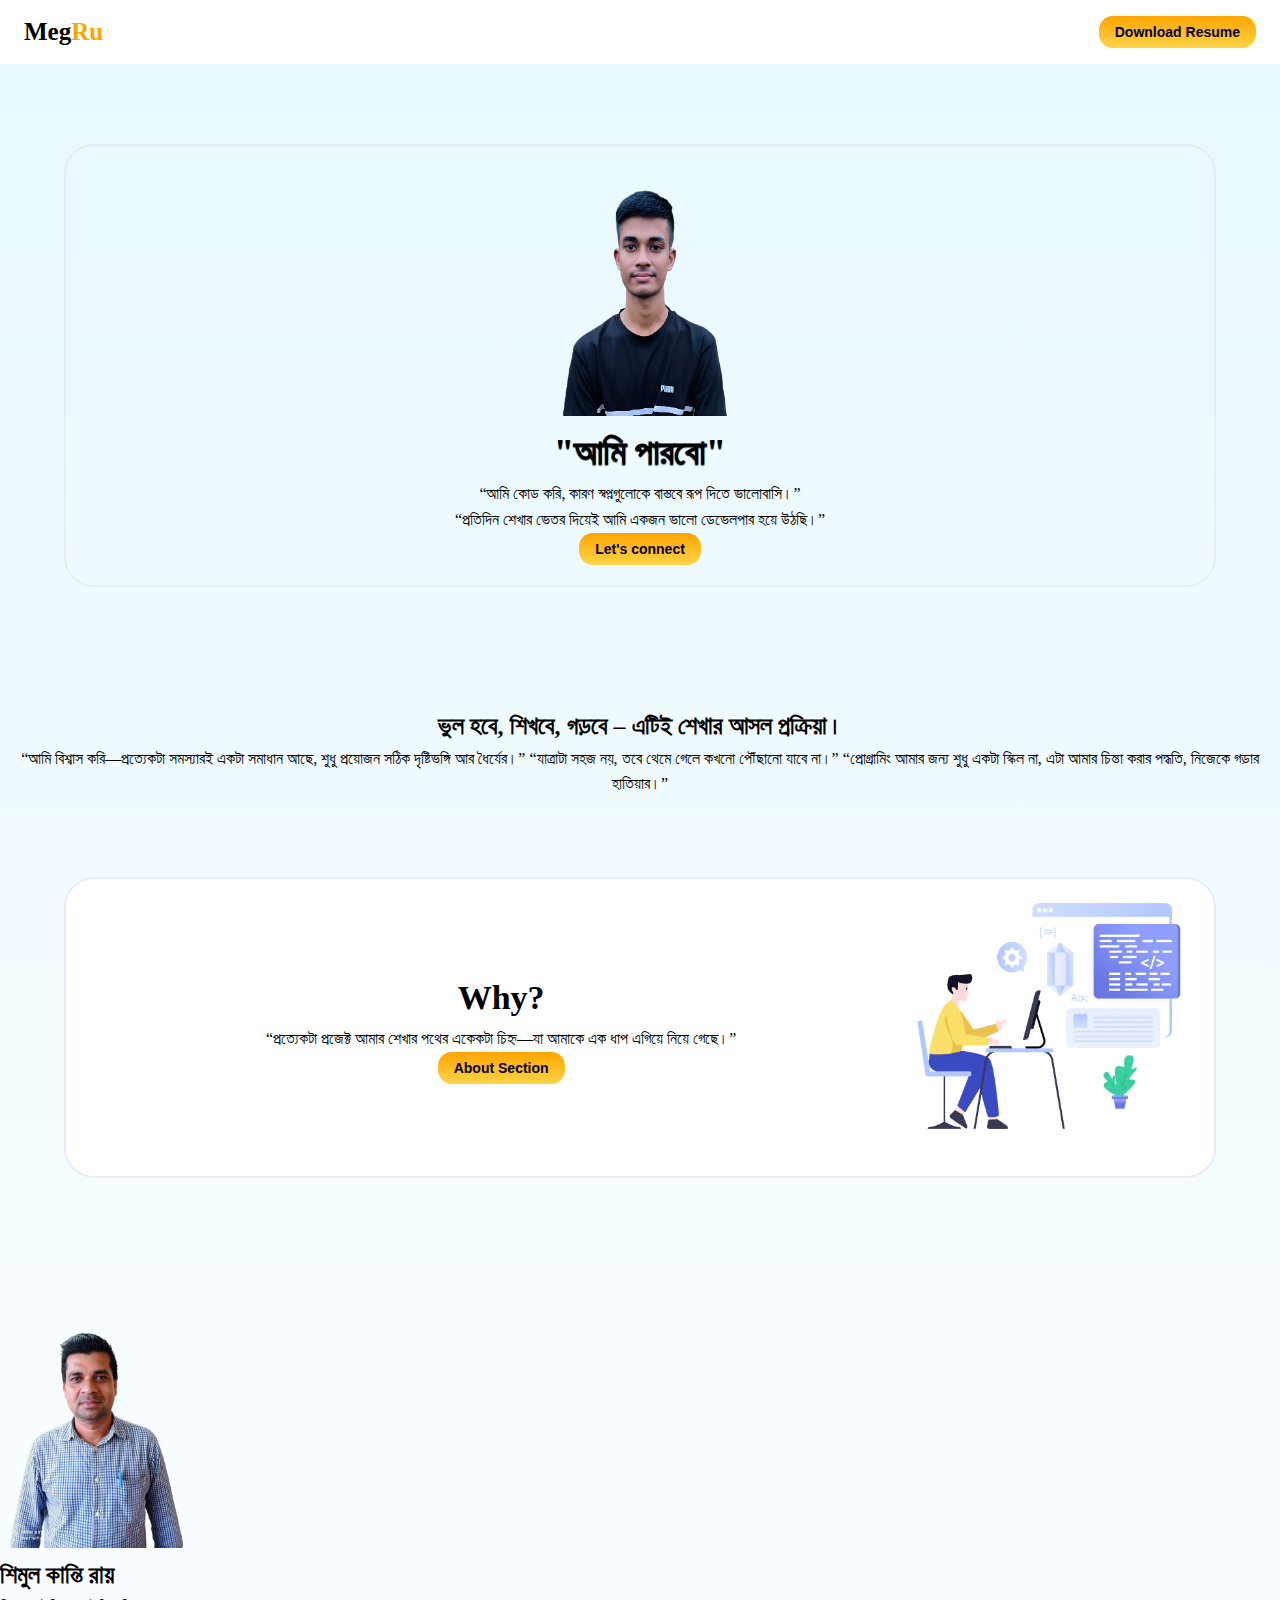
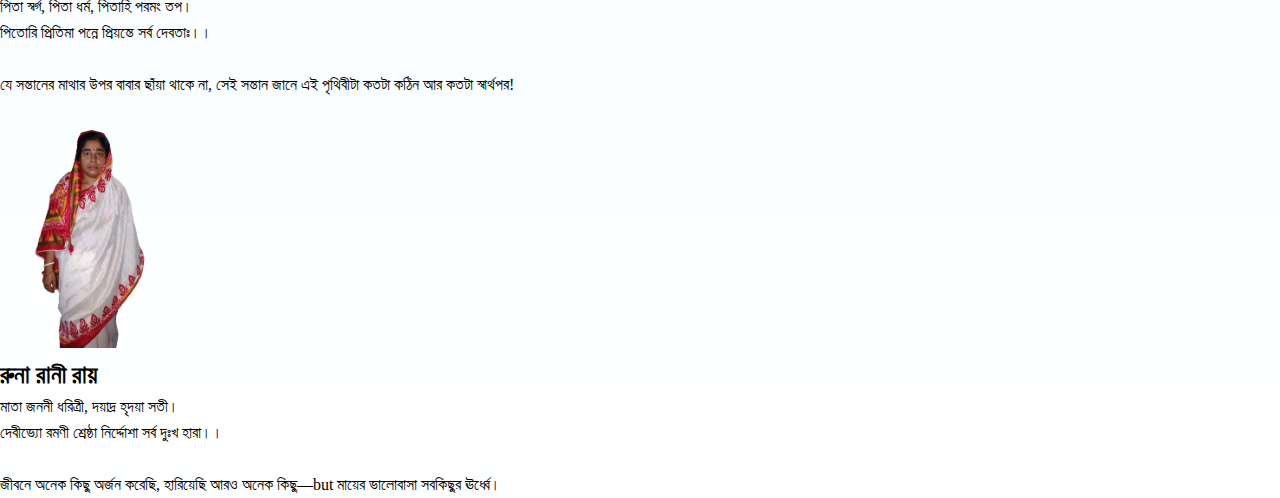
<file: index.html>
<!DOCTYPE html>
<html lang="en">

<head>
  <meta charset="UTF-8">
  <meta name="viewport" content="width=device-width, initial-scale=1.0">
  <link rel="stylesheet" href="css/style.css">
  <title>simple one</title>
</head>

<body>
<header>
  <div class="header">
    <h2>Meg<span>Ru</span></h2>
  </div>
    <button id="btn">
      Download Resume
    </button>
  </header>
  <div class="career-card">
    <div class="images1">
      <img width="250px " height="250px" src="img/rudro.jpg" alt="">
    </div>
    <div class="content">
      <h1>"আমি পারবো"</h1>
      <p class="content-text">“আমি কোড করি, কারণ স্বপ্নগুলোকে বাস্তবে রূপ দিতে ভালোবাসি।”<br>
      “প্রতিদিন শেখার ভেতর দিয়েই আমি একজন ভালো ডেভেলপার হয়ে উঠছি।”
        

      </p>
    </div>
    <div>
      <button id="btn">Let's connect</button>
    </div>
  </div>
  <div>
    <div class="developer-history">
      <h2>ভুল হবে, শিখবে, গড়বে – এটিই শেখার আসল প্রক্রিয়া।</h2>
      <p class="contant-text">
        “আমি বিশ্বাস করি—প্রত্যেকটা সমস্যারই একটা সমাধান আছে, শুধু প্রয়োজন সঠিক দৃষ্টিভঙ্গি আর ধৈর্যের।”
        
        “যাত্রাটা সহজ নয়, তবে থেমে গেলে কখনো পৌঁছানো যাবে না।”
        
        “প্রোগ্রামিং আমার জন্য শুধু একটা স্কিল না, এটা আমার চিন্তা করার পদ্ধতি, নিজেকে গড়ার হাতিয়ার।”
      </p>
    </div>
    <div id="reason-card">
     <div class="reason-card-continer"><h3 style="font-size: 34px; font-weight: bold;" >Why?</h3>
    <p class="content-text">“প্রত্যেকটা প্রজেক্ট আমার শেখার পথের একেকটা চিহ্ন—যা আমাকে এক ধাপ এগিয়ে নিয়ে গেছে।”
    </p>
    <button id="btn">
      About Section
    </button>
  </div>
     
      <div>
        <img src="img/working-developer.png" alt=""></div>
      </div>
      

  </div>
  <div>
    <div class="introduce-part">
      <div class="part1">
        <div><img src="img/baba.jpg" alt="">
        </div>
        <div>
         <h2 class="part1-text">শিমুল কান্তি রায়</h2>
         <p class="content-text">
          পিতা স্বর্গ, পিতা ধর্ম, পিতাহি পরমং তপ।<br>
          পিতোরি প্রিতিমা পন্নে প্রিয়ন্তে সর্ব দেবতাঃ।। <br><br>
         যে সন্তানের মাথার উপর বাবার ছাঁয়া থাকে না, সেই সন্তান জানে এই পৃথিবীটা কতটা কঠিন আর কতটা স্বার্থপর! 

         </p>
        </div>
      </div>
      <div class="part1">
        <div><img src="img/ma.png" alt="">
        </div>
        <div>
          <h2 class="part1-text">রুনা রানী
            রায়
          </h2>
          <p class="content-text">মাতা জননী ধরিত্রী, দয়াদ্র হৃদয়া সতী।<br>
          দেবীভ্যো রমণী শ্রেষ্ঠা নির্দ্দোশা সর্ব দুঃখ হারা।। <br> <br>
            
    
             জীবনে অনেক কিছু অর্জন করেছি, হারিয়েছি আরও অনেক কিছু—but মায়ের ভালোবাসা সবকিছুর ঊর্ধ্বে।
          </p>
        </div>
      </div>
    </div>

  </div>
  
</body>

</html>
</file>
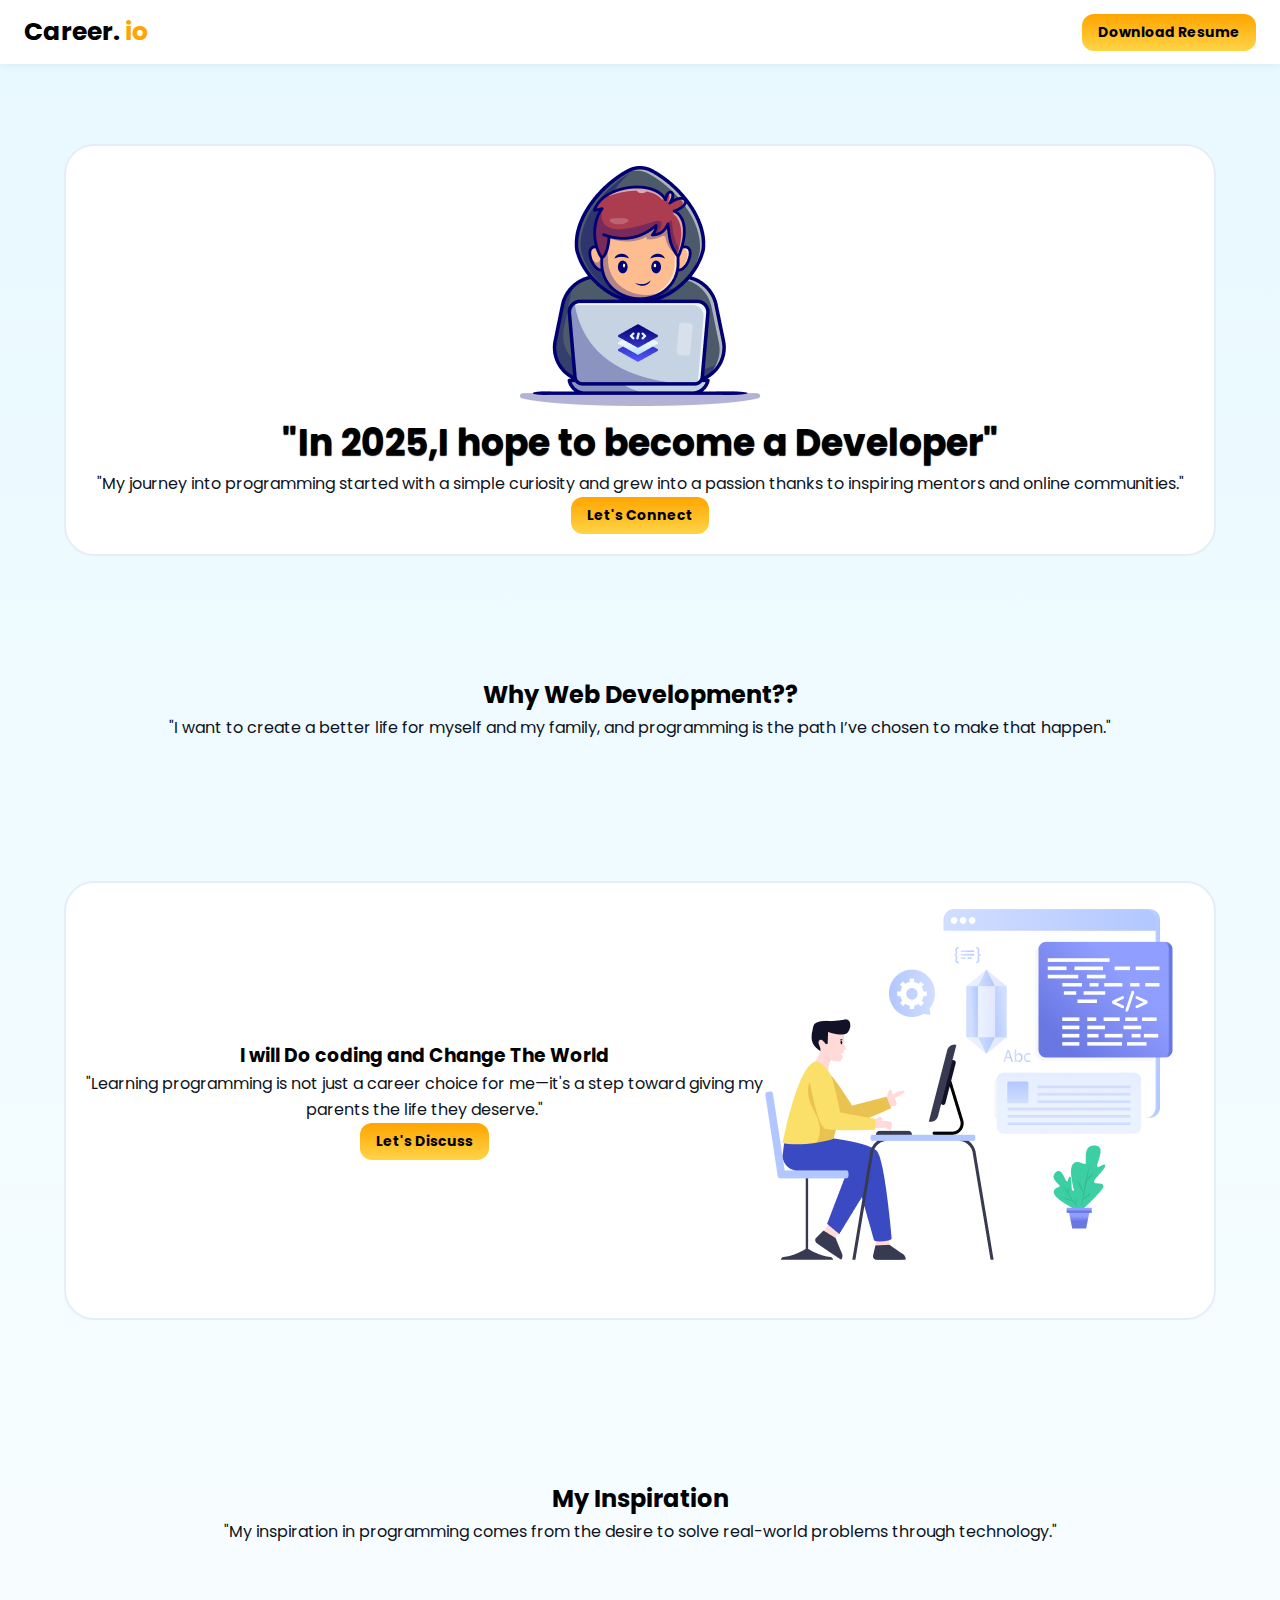
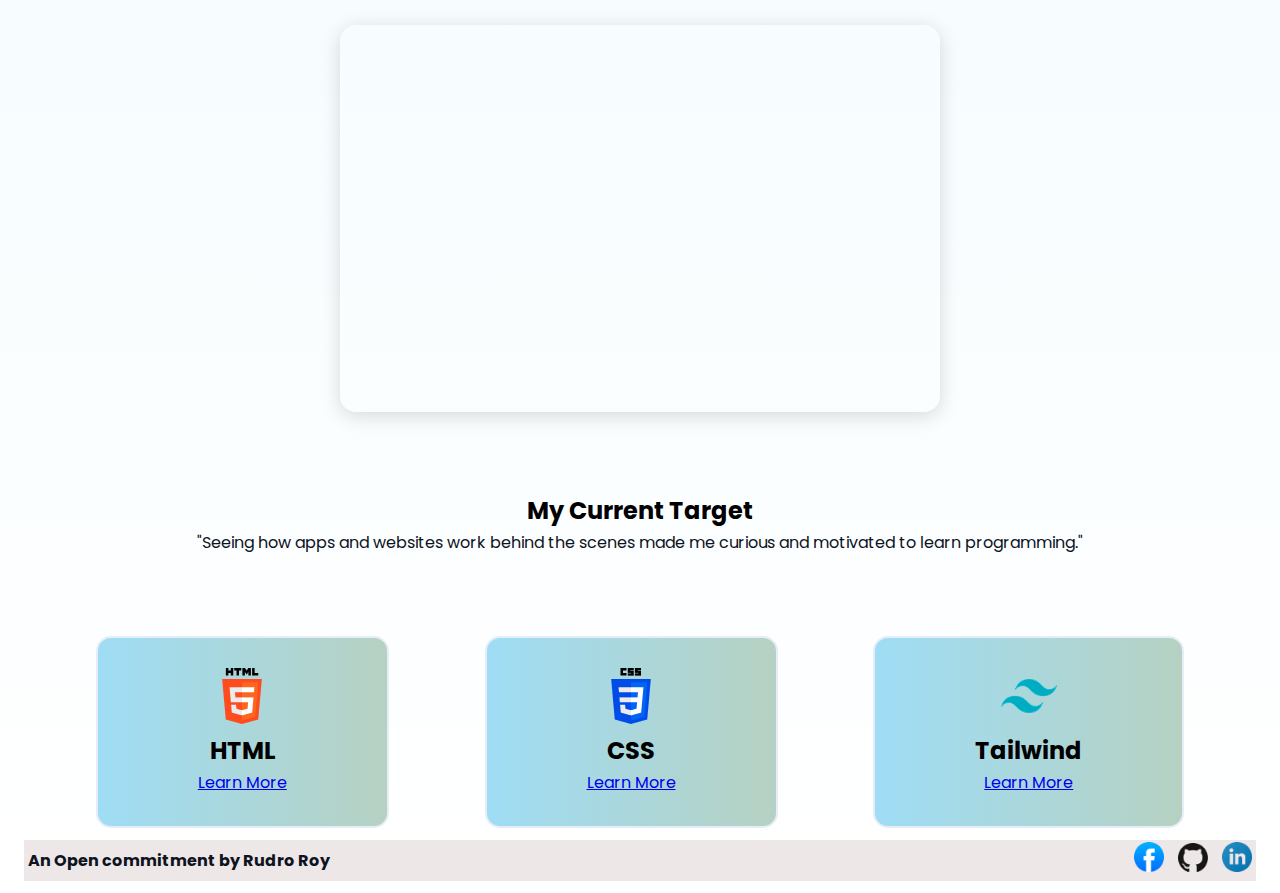
<file: Career-related-project-main/index.html>
<!DOCTYPE html>
<html lang="en">
<head>
  <meta charset="UTF-8">
  <meta name="viewport" content="width=device-width, initial-scale=1.0">
  <title>Document</title>

  <link rel="stylesheet" href="css/style.css">
  <link rel="preconnect" href="https://fonts.googleapis.com">
  <link rel="preconnect" href="https://fonts.gstatic.com" crossorigin>
  <link
    href="https://fonts.googleapis.com/css2?family=Outfit:wght@100..900&family=Plus+Jakarta+Sans:ital,wght@0,200..800;1,200..800&family=Poppins:ital,wght@0,100;0,200;0,300;0,400;0,500;0,600;0,700;0,800;0,900;1,100;1,200;1,300;1,400;1,500;1,600;1,700;1,800;1,900&display=swap"
    rel="stylesheet">
</head>
<body>
  <header>
    <div class="header"><h2>Career. <span>io</span></h2></div>
 
      <button id="btn">Download Resume</button>
    </header>
    <div id="career-card">
      <div class="image1">
<img src="img/hero-developer.png" alt="">
      </div>
      <div class="career-card-container">
        <h1>"In 2025,I hope to become a Developer"</h1>
        <p class="
        contianer-text">"My journey into programming started with a simple curiosity and grew into a passion thanks to inspiring mentors and
        online communities."
      </p>
      </div>
<div ><button id="btn">
  Let's Connect
</button></div>

      </div>
      <div id="developer-story">
<h2>Why Web Development??</h2>
<p class="
contianer-text">"I want to create a better life for myself and my family, and programming is the path I’ve chosen to make that happen."
</p>
      </div>
      <div id="reason-card">
        <div class="reason-card-contianer">
          <h3>I will Do coding and Change The World</h3>
          <p class="
          contianer-text">"Learning programming is not just a career choice for me—it's a step toward giving my parents the life they deserve."

        </p>
         
          
            <button id="btn">Let's Discuss</button></div>
            <div>
            <img src="img/working-developer.png" alt="">
          </div>
      </div>
      <div id="developer-story">
        <h2>My Inspiration</h2>
        <p class="
                contianer-text">"My inspiration in programming comes from the desire to solve real-world problems through technology."
              </p>  </div>
          <div class="iframe-wrapper">
            <iframe width="450" height="250" src="https://www.youtube.com/embed/b6FdqRrrMlQ"
              title="The Story of a Programmer | Ayman Sadiq &amp; Jhankar Mahbub" frameborder="0"
              allow="accelerometer; autoplay; clipboard-write; encrypted-media; gyroscope; picture-in-picture; web-share"
              referrerpolicy="strict-origin-when-cross-origin" ></iframe>
          </div>
      </div>
<div id="developer-story">
  <h2>My Current Target</h2>
  <p class="
                  contianer-text">
                  "Seeing how apps and websites work behind the scenes made me curious and motivated to learn programming."
                </p>
</div>
<div id="target"><div class="target-box">
 <div><img src="img/html-icon.png" alt=""></div>
  <h2 class="task"><span>HTML</span></h2>
  <a href="https://www.w3schools.com/html/html_intro.asp">Learn More</a>

</div>
<div class="target-box">
  <img src="img/css-icon.png" alt="">
  <h2 class="task"><span>CSS</span></h2>
  <a href="https://blog.udemy.com/what-is-css/?utm_source=adwords&utm_medium=udemyads&utm_campaign=Search_DSA_GammaCatchall_NonP_la.EN_cc.ROW-English&campaigntype=Search&portfolio=ROW-English&language=EN&product=Course&test=&audience=DSA&topic=&priority=Gamma&utm_content=deal4584&utm_term=_._ag_169801645584_._ad_700876640599_._kw__._de_c_._dm__._pl__._ti_dsa-1456167871416_._li_9069451_._pd__._&matchtype=&gad_source=1&gad_campaignid=21341313808&gbraid=0AAAAADROdO1fDgbshA5vQlqYFRlHWODq-&gclid=Cj0KCQjwotDBBhCQARIsAG5pinOI36ELC8PJ_VRTjHDxxb9lQn_eH21Nl9jUSpJrkBMMisjUlPmvKmkaAiAfEALw_wcB">Learn More</a>

</div>
<div class="target-box">
  <img src="img/tailwind-icon.png" alt="">
  <h2 class="task"><span>Tailwind</span></h2>
  <a href="https://tailwindcss.com/">Learn More</a>

</div></div>

<footer>
  <div>
    <h4 class="footer-text">An Open commitment by Rudro Roy</h4>
  </div>
  <div><img src="img/facebook.png" alt="">
  <img src="img/github.png" alt="">
  <img src="img/linkedin.png" alt=""></div>
</footer>


</body>
</html>
</file>
<file: css/style.css>
*{margin:0;
  padding: 0;
  box-sizing: border-box;
}
body{
  background-image: linear-gradient(#e8f9ff, #ffffff);
  line-height: 1.6;
}
header{
  display: flex;
  justify-content: space-between;
  padding: 12px 24px;
  background-color: white;
  align-items: center;
}
.header h2{
  font-size: 25px;
  font-weight: bold;
}
.header span{
  color: #FFA500;
}
#btn{
  padding: 8px 16px;
  background-image: linear-gradient(#FFA500, #FFD447);
  border-radius: 14px;
  border-style: none;
  cursor: pointer;
  text-align: center;
  font-size: 14px;
  font-weight: bold;
  transition: 0.3 ease;
}
#btn:hover{
  background: linear-gradient(#FFA700,#ffe678);
  transform: scale(1.05);
  box-shadow: 0px 4px 10px rgba(0,0,0,0.15);
}
.career-card{
  margin: 80px auto;
  text-align: center;
  border: 2px solid #E6EDF9;
  border-radius: 30px;
  padding: 20px 30px;
  width: 90%;
  justify-content: space-between;
  flex-wrap: wrap;
  align-items: center;
  gap: 20px;
  
}
.content-text{
  font-size: 16px;
  color-interpolation-filters: #0D1321;
  line-height:26px ;
}
.content h1{
  font-weight: bold;
  font-size: 36px;
  text-shadow:0px 1px 1px #0D1321 ;
}
.images1{
  max-width: 100%;
  height: auto;

}
.developer-history{
  text-align: center;
  justify-content: center;
  padding: 40px 20px;
  margin: 40px auto;
}
#reason-card{
  border: 2px solid #E6EDF9;
  display: flex;
  text-align: center;
  align-items: center;
  justify-content: space-between;
  background-color: white;
  border-radius: 30px;
  margin: 10px auto 120px auto;
  padding: 20px;
  width: 90%;
}
.reason-card-continer{
  text-align: center;
  flex: 1;
}
img{
  weidth: 250px;
  height: 250px;
}
</file>
<file: Career-related-project-main/css/style.css>
*{
  margin: 0;
  padding: 0;
  box-sizing: border-box;
  font-family: "Poppins", sans-serif;
}


body{
  background-image: linear-gradient(#e8f9ff, #ffffff);
  line-height: 1.6;

}
header{
  display: flex;
  justify-content: space-between;
 padding: 12px 24px;
  background-color: white;
  align-items: center;
 ;
 box-shadow: 0px 2px 8px rgba(0,0,0,0.05);

}
.header h2{
  font-size: 25px;
  font-weight: bold;
}
.header span{
  color :#FFA500;
}
#btn{
  padding: 8px 16px;
  background-image: linear-gradient(#FFA500,#FFD447);
  border-radius: 12px;
  border-style: none;
  cursor: pointer;
  text-align: center;
  font-size: 14px;
  font-weight: bold;
  transition: 0.3 ease;
}

#btn:hover{
  background:linear-gradient(
    125deg,#FFB700,#ffe678
  );
  transform: scale(1.05);
  box-shadow: 0px 4px 10px rgba(0,0,0,0.15);
}







#career-card{
  margin: 80px auto;
  text-align: center;
  border: 2px solid #E6EDF9;
  background-color: white;
  border-radius: 30px;
  padding: 20px 30px;
  width: 90%;
  justify-content: space-between;
  flex-wrap: wrap;
  align-items: center;
  gap: 20px;

}
.contianer-text{
  font-size:16px ;
  color:#0D1321 ;
  line-height: 26px;

}
.career-card-container h1{
  font-weight: bold;
  font-size: 36px;
  text-shadow: 0px 1px 1px #0D1321;
}
.image1{
  max-width: 100%;
  height: auto;
}
#developer-story{
  text-align: center;
  justify-content: center;
  padding:40px 20px;
  margin: 40px auto;
}
#reason-card{
  border: 2px solid #E6EDF9;
  align-items:center ;
  display: flex;
  justify-content: space-between;
  background-color: white;
  border-radius: 30px;
  margin: 100px auto 120px auto;
  padding: 20px;
  width: 90%;
  
}





.reason-card-contianer{
  text-align: center;
  flex: 1;

}
#target{
  display: flex;
  justify-content: 
  space-evenly;
  text-align: center;
  flex-wrap: wrap;
  
}
.target-box{
  border: 2px solid #E6EDF9 ;
  padding: 30px 100px;
 background: linear-gradient(90deg,rgba(159, 221, 245, 1) 0%, rgba(182, 209, 194, 1) 100%, rgba(237, 221, 83, 1) 100%);
 border-radius: 15px;
 text-align: center;
}
.target-box img{
  max-width: 100px;
  height: auto;
}



footer{
  display: flex;
  justify-content: space-between;
  align-items: center;

 
  margin:12px 24px ;
  background-color: rgb(238, 231, 231);
  align-items: center;
 padding: 2px 4px;
flex-wrap: wrap;
}
footer img{
  width: 30px;
  margin-left: 10px;
  cursor: pointer;
  transition: 0.3s;
}
footer img:hover{
  transform: scale(1.1);
}

.footer-text{
  font-size:16px ;
  color:#0D1321 ;
  line-height: 26px;

}



.iframe-wrapper {
  position: relative;
  width: 100%;
  max-width: 600px;
  margin: 20px auto;
  padding-top: 30.25%; /* 16:9 Aspect Ratio */
  border-radius: 16px;
  overflow: hidden;
  box-shadow: 0 4px 20px rgba(0, 0, 0, 0.15);
}

.iframe-wrapper iframe {
  position: absolute;
  top: 0;
  left: 0;
  width: 100%;
  height: 100%;
  border: none;
  border-radius: 16px;
</file>
